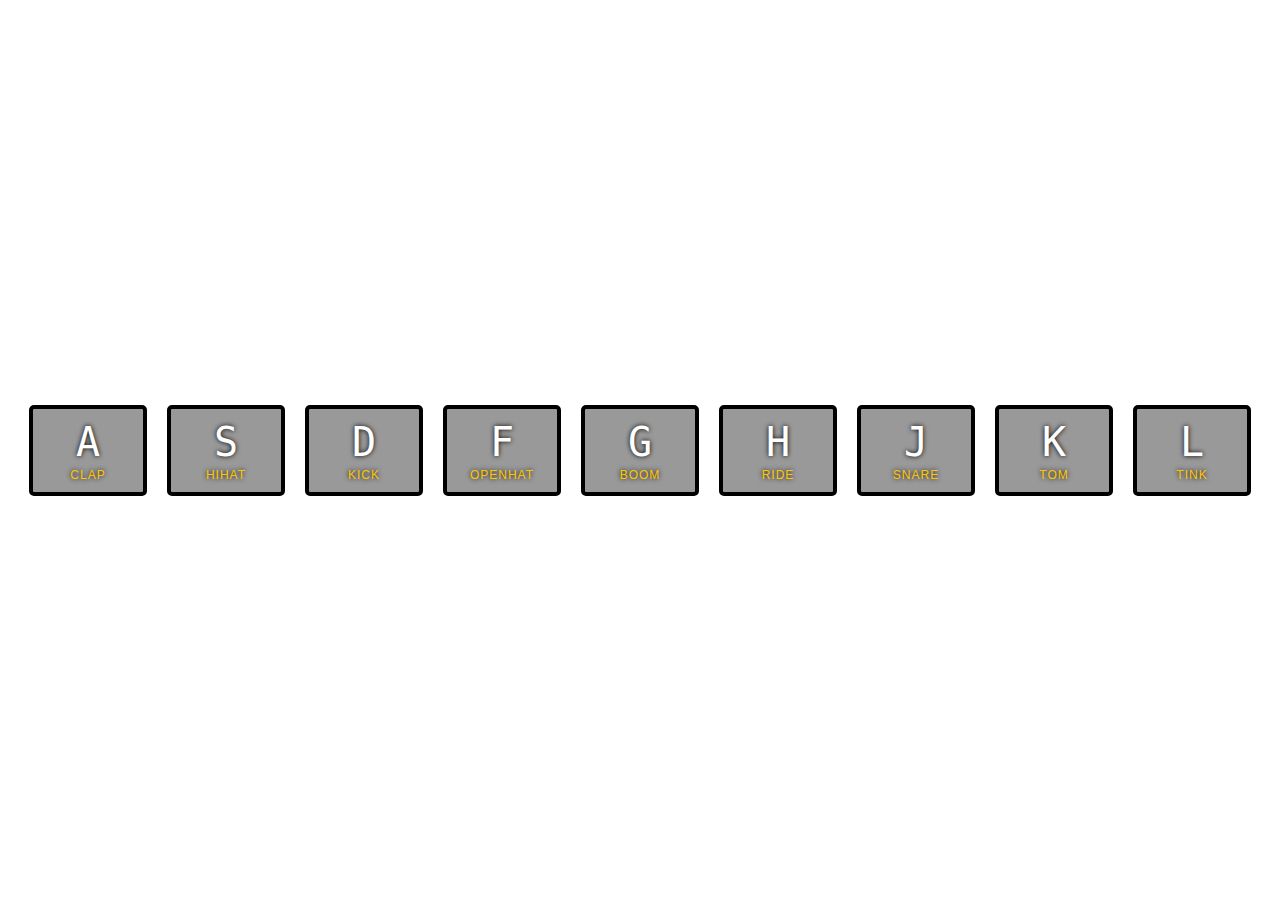
<file: 01-drum-kit/index.html>
<!DOCTYPE html>
<html lang="en">
<head>
  <meta charset="UTF-8">
  <title>JS Drum Kit</title>
  <link rel="stylesheet" href="style.css"
</head>
<body>


  <div class="keys">
    <div data-key="65" class="key">
      <kbd>A</kbd>
      <span class="sound">clap</span>
    </div>
    <div data-key="83" class="key">
      <kbd>S</kbd>
      <span class="sound">hihat</span>
    </div>
    <div data-key="68" class="key">
      <kbd>D</kbd>
      <span class="sound">kick</span>
    </div>
    <div data-key="70" class="key">
      <kbd>F</kbd>
      <span class="sound">openhat</span>
    </div>
    <div data-key="71" class="key">
      <kbd>G</kbd>
      <span class="sound">boom</span>
    </div>
    <div data-key="72" class="key">
      <kbd>H</kbd>
      <span class="sound">ride</span>
    </div>
    <div data-key="74" class="key">
      <kbd>J</kbd>
      <span class="sound">snare</span>
    </div>
    <div data-key="75" class="key">      
      <kbd>K</kbd>
      <span class="sound">tom</span>
    </div>
    <div data-key="76" class="key">
      <kbd>L</kbd>
      <span class="sound">tink</span>
    </div>

  </div>

  <audio data-key="65" src="sounds/clap.wav"></audio>
  <audio data-key="83" src="sounds/hihat.wav"></audio>
  <audio data-key="68" src="sounds/kick.wav"></audio>
  <audio data-key="70" src="sounds/openhat.wav"></audio>
  <audio data-key="71" src="sounds/boom.wav"></audio>
  <audio data-key="72" src="sounds/ride.wav"></audio>
  <audio data-key="74" src="sounds/snare.wav"></audio>
  <audio data-key="75" src="sounds/tom.wav"></audio>
  <audio data-key="76" src="sounds/tink.wav"></audio>

<script>

  const playSound = (e) => {
    const sound = document.querySelector(`audio[data-key="${e.keyCode}"]`)
    const key = document.querySelector(`div.key[data-key="${e.keyCode}"`)
    
    if(!sound) return 

    key.classList.add('playing')
    sound.currentTime = 0
    sound.play()
  }

  const removeTransition = (e) => {
    if(e.propertyName === 'transform') e.target.classList.remove('playing')
    return 
  }

  const keys = Array.from(document.querySelectorAll('div.key'))
  keys.forEach( key => addEventListener('transitionend',removeTransition))
  window.addEventListener('keydown', playSound)
	


</script>


</body>
</html>
</file>
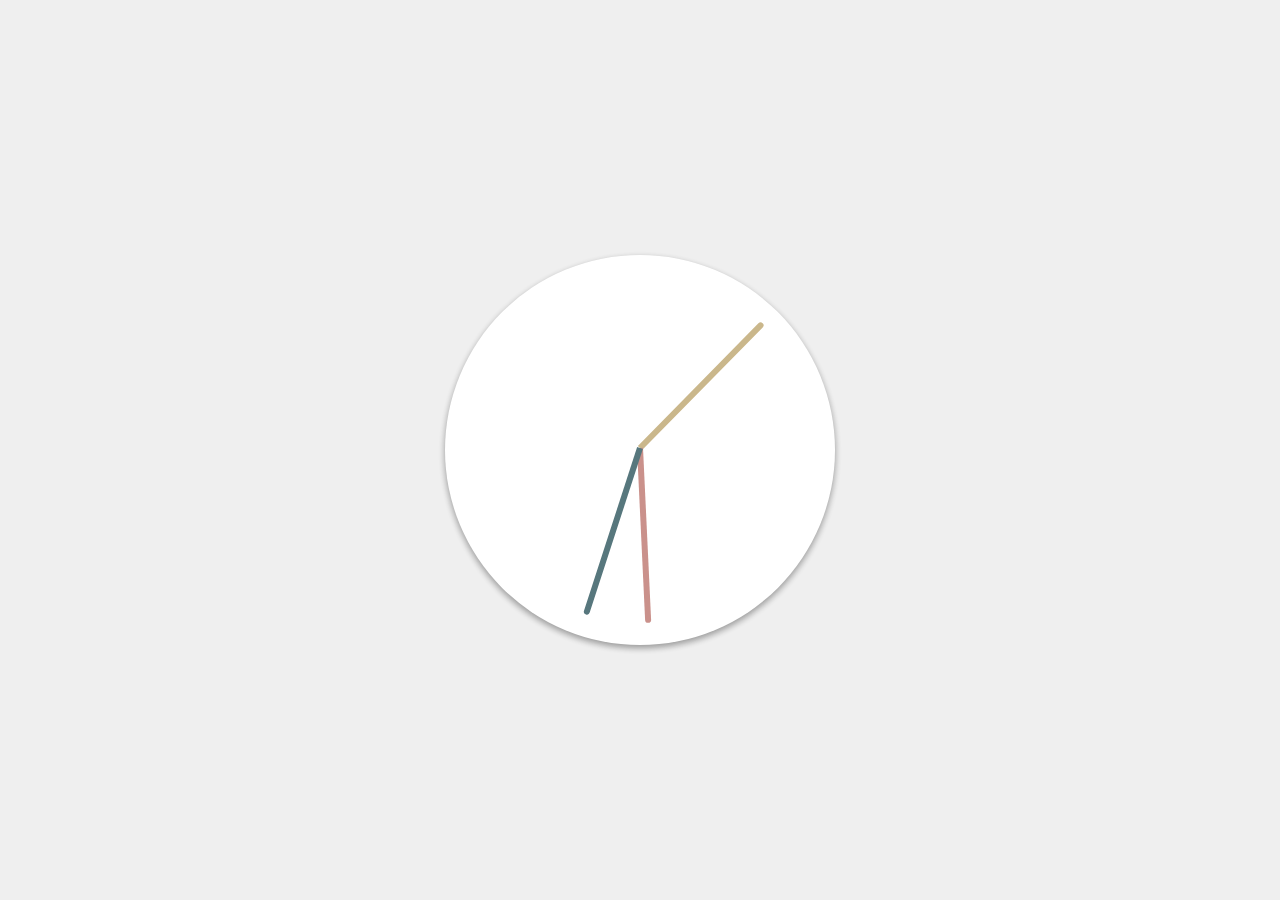
<file: 02-CSS-JS-Clock/index.html>
<!DOCTYPE html>
<html lang="en">
<head>
  <meta charset="UTF-8">
  <title>JS + CSS Clock</title>
</head>
<body>


    <div class="clock">
      <div class="clock-face">
        <div class="hand hour-hand"></div>
        <div class="hand min-hand"></div>
        <div class="hand second-hand"></div>
      </div>
    </div>


  <style>
    html {
      text-align: center;
      font-size: 10px;
    }

    body {
      margin: 0;
      font-size: 2rem;
      display:flex;
      flex:1;
      min-height: 100vh;
      align-items: center;
      background-color: #efefef;
      background-image: url(https://www.toptal.com/designers/subtlepatterns/patterns/concrete-texture.png);
      background-repeat: repeat;
      background-attachment: fixed;
    }

    .clock {
      width: 35rem;
      height: 35rem;
      background-color: white;
      border-radius:50%;
      margin:50px auto;
      position: relative;
      padding:2rem;
      box-shadow: 0 3px 6px rgba(0,0,0,0.16), 0 3px 6px rgba(0,0,0,0.23);
    }

    .clock-face {
      position: relative;
      width: 100%;
      height: 100%;
      transform: translateY(-5px); /* account for the height of the clock hands */
    }

    .hand {
      width:50%;
      height:6px;
      background:black;
      position: absolute;
      top:50%;
      transform-origin: 100%;
      transform: rotate(90deg);
      transition: transform 1s cubic-bezier(.92,-0.3,.42,1.46);
      border-top-left-radius: 3px;
      border-bottom-left-radius: 3px;

    }

    .second-hand {
      background: #57777D;
    }

    .min-hand {
      background: #CA918B;
    }

    .hour-hand {
      background: #CAB78B;
    }
  </style>
    
  <script>
    (function clock(){
      const secondHand = document.querySelector('.second-hand');
      const minHand = document.querySelector('.min-hand');
      const hourHand = document.querySelector('.hour-hand');
      const startRotateDegs = 90;
      
      const Timer = () => {
        const startTime = new Date();
        const timer = {
          startSec: startTime.getSeconds(),
          startMin: startTime.getMinutes(),
          startHour: startTime.getHours(),
          getSecDiff(){ return (new Date().getTime() - startTime.getTime())/1000 },
          getMinDiff(){ return (new Date().getTime() - startTime.getTime())/(1000 * 60) },
          getHourDiff(){ return (new Date().getTime() - startTime.getTime())/(1000 * 60 * 24) }
        } 
        return timer;
      }

      const timer = Timer();
      const getSecDegs = (sec) => (sec / 60) * 360;
      const getMinDegs = (min, sec) => (min / 60) * 360 + (sec/60) * (360 /60);
      const getHourDegs = (hr, min) => (hr / 12) * 360 + (min / 60) * (360 / 12);

      const updateClock = () =>
      {
        const now = new Date();

        const startSecDegs = getSecDegs(timer.startSec);
        const diffSecDegs = getSecDegs(timer.getSecDiff());
        const secDegs =startRotateDegs + startSecDegs + diffSecDegs;

        const startMinDegs = getMinDegs(timer.startMin, timer.startSec);
        const diffMinDegs = getMinDegs(timer.getMinDiff(), timer.getSecDiff());
        const minDegs = startRotateDegs + startMinDegs + diffMinDegs;

        const startHrDegs = getHourDegs(timer.startHour, timer.startMin);
        const diffHrDegs = getHourDegs(timer.getHourDiff(), timer.getMinDiff());
        const hrDegs = startRotateDegs + startHrDegs + diffHrDegs;

        secondHand.style.transform = `rotate(${secDegs}deg)`;
        minHand.style.transform = `rotate(${minDegs}deg)`;
        hourHand.style.transform = `rotate(${hrDegs}deg)`;
      }

      setInterval(updateClock, 1000);
      updateClock();
    }())
  </script>
</body>
</html>
</file>
<file: 01-drum-kit/style.css>
html {
  font-size: 10px;
  background: url(http://i.imgur.com/b9r5sEL.jpg) bottom center;
  background-size: cover;
}
body,html {
  margin: 0;
  padding: 0;
  font-family: sans-serif;
}

.keys {
  display: flex;
  flex: 1;
  min-height: 100vh;
  align-items: center;
  justify-content: center;
}

.key {
  border: .4rem solid black;
  border-radius: .5rem;
  margin: 1rem;
  font-size: 1.5rem;
  padding: 1rem .5rem;
  transition: all .07s ease;
  width: 10rem;
  text-align: center;
  color: white;
  background: rgba(0,0,0,0.4);
  text-shadow: 0 0 .5rem black;
}

.playing {
  transform: scale(1.1);
  border-color: #ffc600;
  box-shadow: 0 0 1rem #ffc600;
}

kbd {
  display: block;
  font-size: 4rem;
}

.sound {
  font-size: 1.2rem;
  text-transform: uppercase;
  letter-spacing: .1rem;
  color: #ffc600;
}

.volumnBar {
  height:  10px;
  width: 200px;
  background-color: #fff; 
}
</file>
